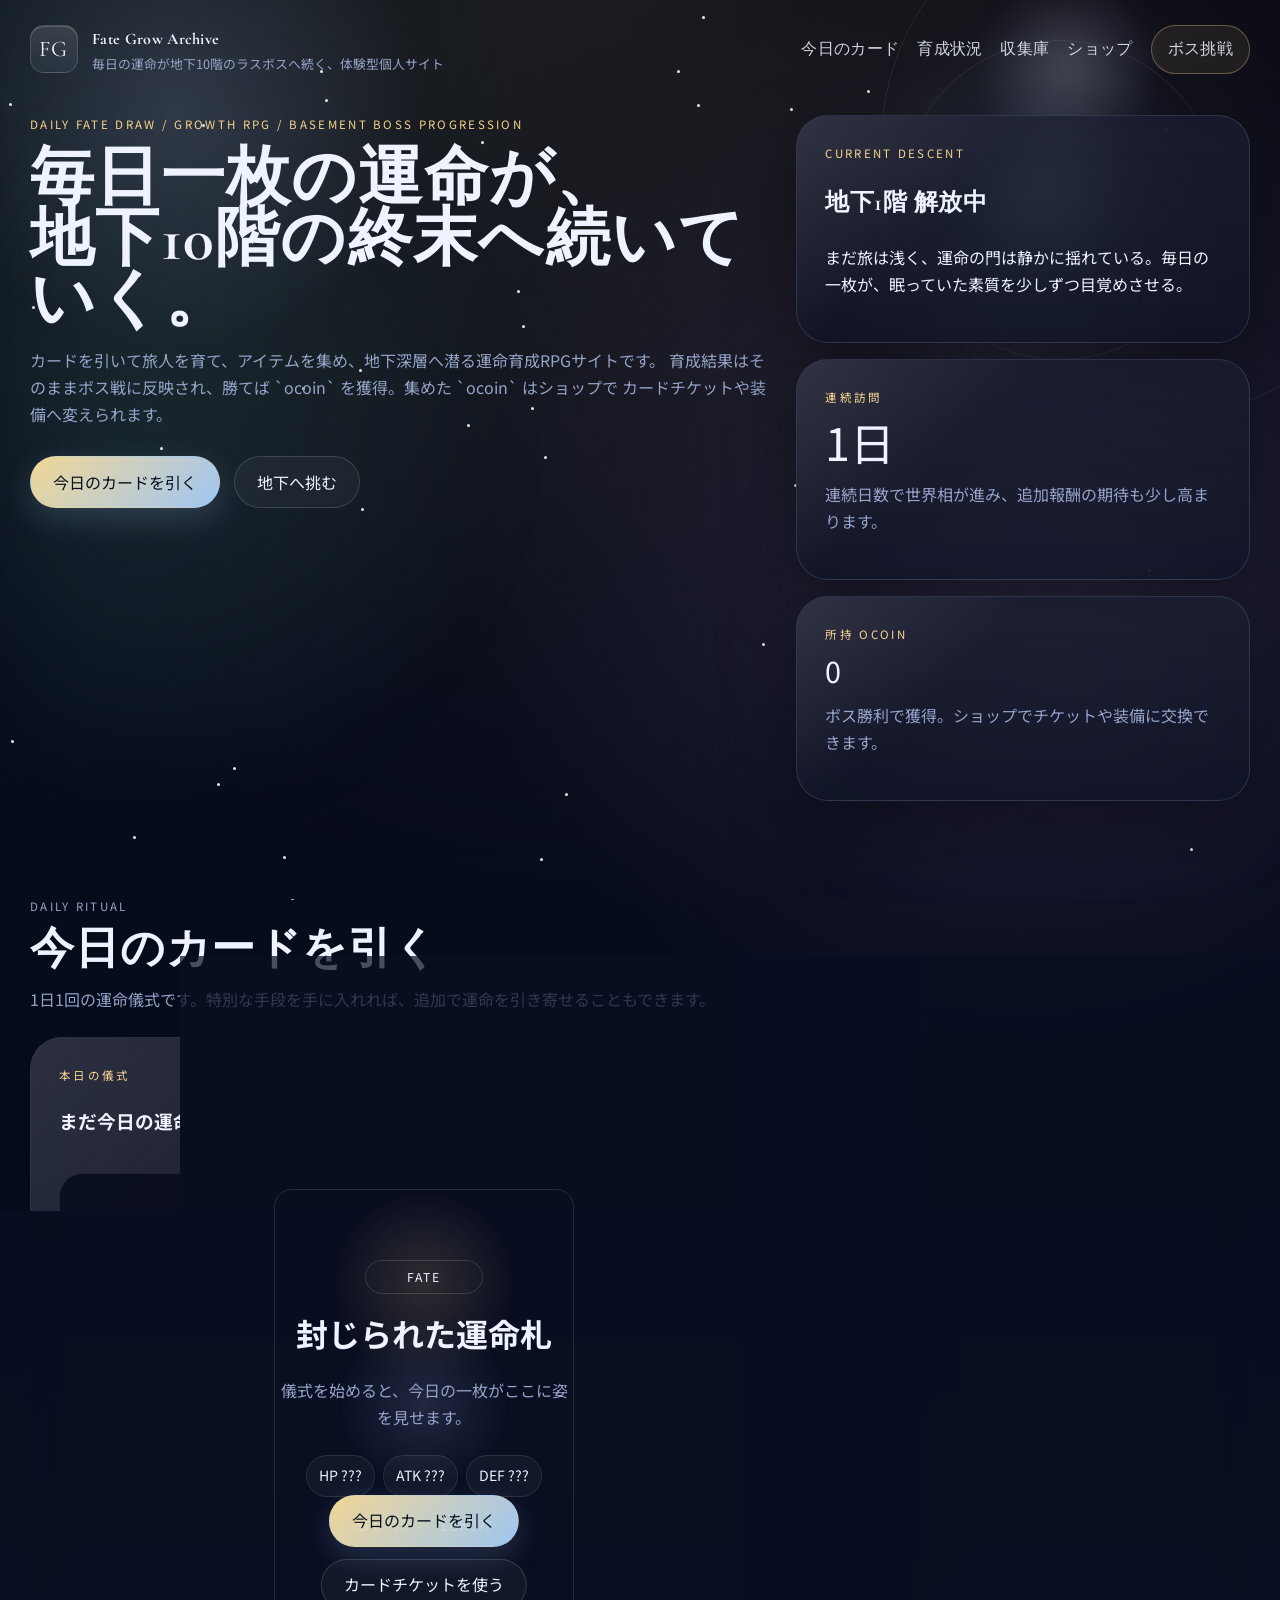
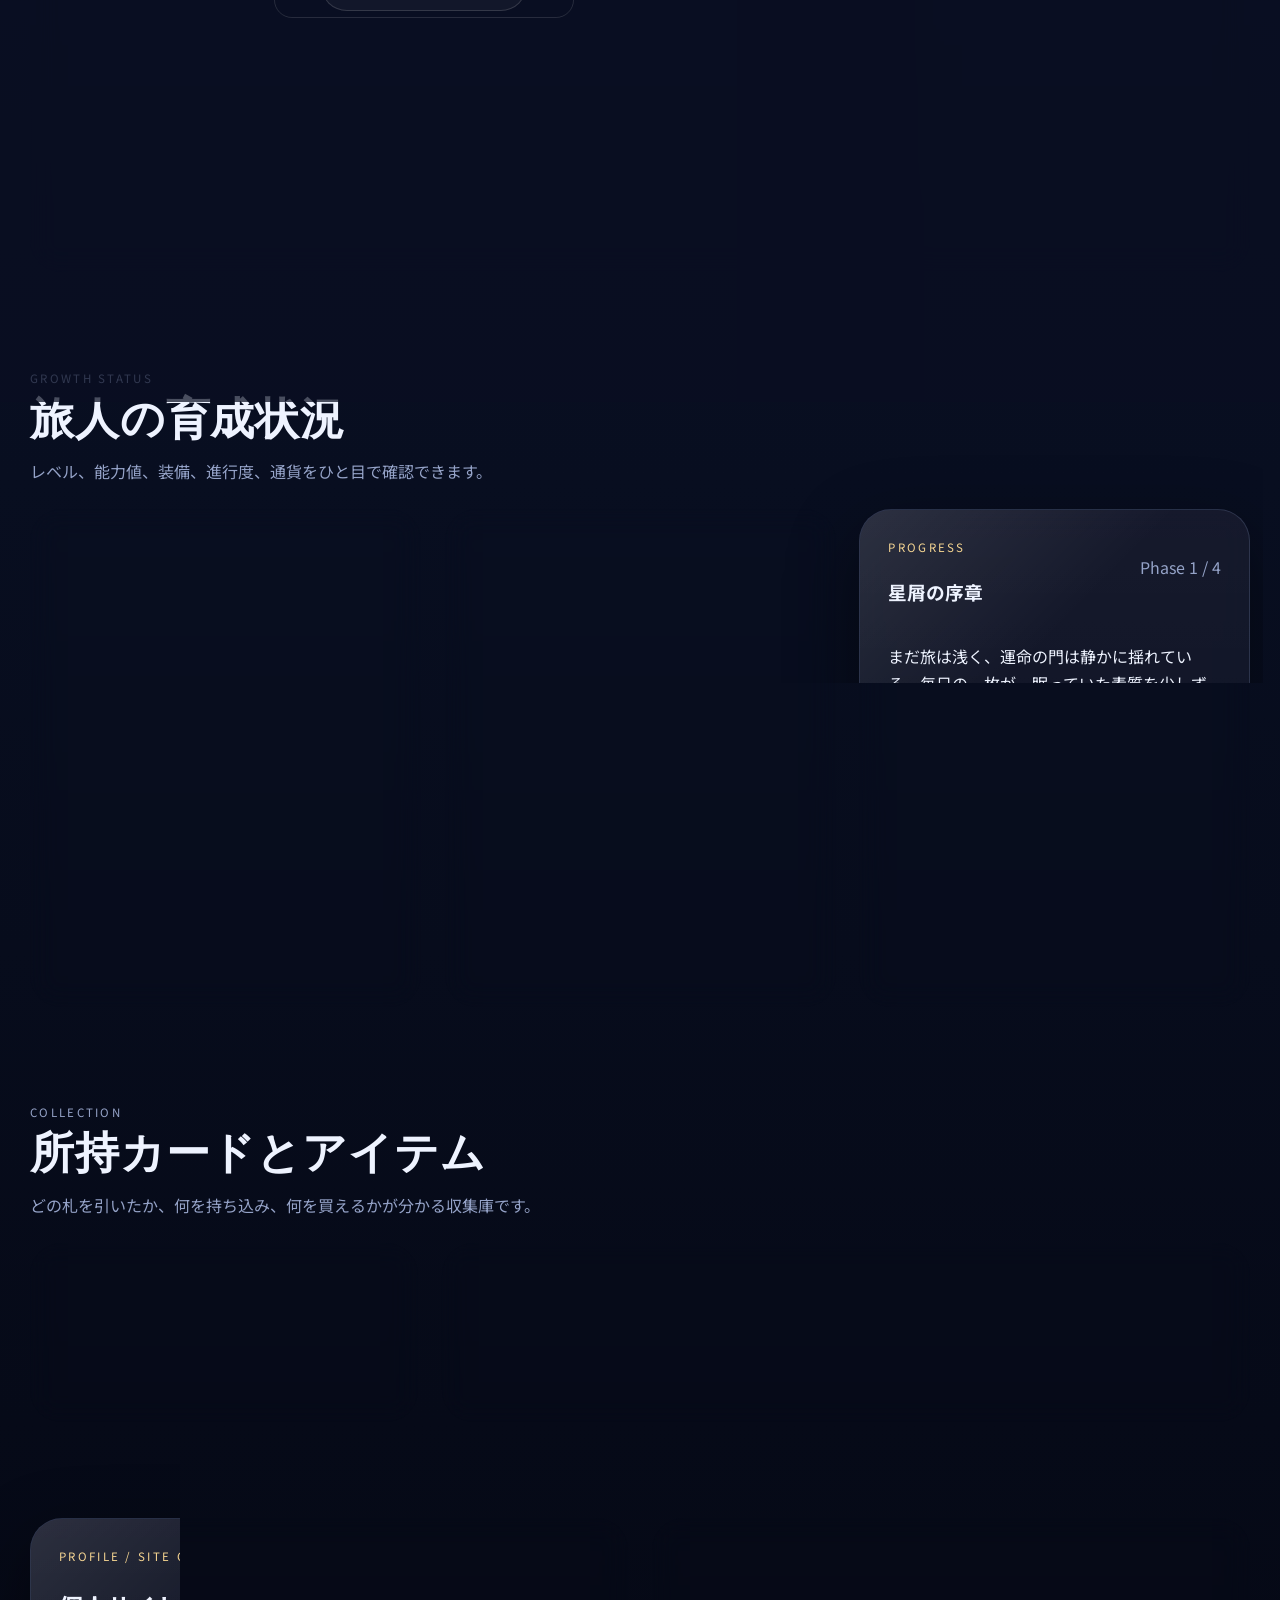
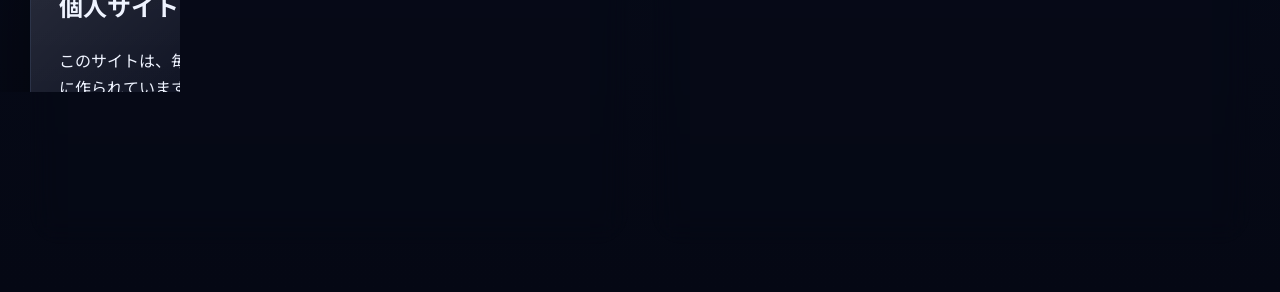
<file: index.html>
<!DOCTYPE html>
<html lang="ja">
<head>
  <meta charset="UTF-8">
  <meta name="viewport" content="width=device-width, initial-scale=1.0">
  <meta name="description" content="毎日カードを引いて育成し、地下深層のボスへ挑む運命育成RPGサイト。">
  <title>運命育成録 | Fate Grow Archive</title>
  <link rel="preconnect" href="https://fonts.googleapis.com">
  <link rel="preconnect" href="https://fonts.gstatic.com" crossorigin>
  <link href="https://fonts.googleapis.com/css2?family=Cormorant+Garamond:wght@500;600;700&family=Noto+Sans+JP:wght@400;500;700;900&display=swap" rel="stylesheet">
  <link rel="stylesheet" href="style.css">
</head>
<body class="page-home">
  <div class="cosmos" aria-hidden="true">
    <div class="cosmos-gradient"></div>
    <div class="moon-orbit moon-orbit-a"></div>
    <div class="moon-orbit moon-orbit-b"></div>
    <div class="aurora aurora-a"></div>
    <div class="aurora aurora-b"></div>
    <div class="particle-field" id="particleField"></div>
  </div>

  <header class="site-header shell">
    <a class="brand" href="#top">
      <span class="brand-mark">FG</span>
      <span>
        <strong>Fate Grow Archive</strong>
        <small>毎日の運命が地下10階のラスボスへ続く、体験型個人サイト</small>
      </span>
    </a>
    <nav class="site-nav" aria-label="メインナビゲーション">
      <a href="#ritual">今日のカード</a>
      <a href="#status">育成状況</a>
      <a href="#collection">収集庫</a>
      <a href="shop.html">ショップ</a>
      <a class="nav-boss-link" href="boss.html">ボス挑戦</a>
    </nav>
  </header>

  <main id="top">
    <section class="hero shell section">
      <div class="hero-copy">
        <p class="eyebrow">Daily Fate Draw / Growth RPG / Basement Boss Progression</p>
        <h1>毎日一枚の運命が、<br>地下10階の終末へ続いていく。</h1>
        <p class="hero-lead">
          カードを引いて旅人を育て、アイテムを集め、地下深層へ潜る運命育成RPGサイトです。
          育成結果はそのままボス戦に反映され、勝てば `ocoin` を獲得。集めた `ocoin` はショップで
          カードチケットや装備へ変えられます。
        </p>
        <div class="hero-actions">
          <a class="button button-primary" href="#ritual">今日のカードを引く</a>
          <a class="button button-secondary" href="boss.html">地下へ挑む</a>
        </div>
      </div>

      <aside class="hero-panels">
        <article class="glass panel phase-panel">
          <p class="panel-label">Current Descent</p>
          <h2 id="currentFloorLabel">地下1階 解放中</h2>
          <p id="worldPhaseDescription">最初の門番が待っています。毎日の一枚で旅人を深層仕様へ育ててください。</p>
        </article>
        <article class="glass panel small-panel">
          <p class="panel-label">連続訪問</p>
          <p class="metric"><span id="streakDays">0</span>日</p>
          <p class="panel-note">連続日数で世界相が進み、追加報酬の期待も少し高まります。</p>
        </article>
        <article class="glass panel small-panel">
          <p class="panel-label">所持 ocoin</p>
          <p class="metric metric-sub"><span id="ocoinValue">0</span></p>
          <p class="panel-note">ボス勝利で獲得。ショップでチケットや装備に交換できます。</p>
        </article>
      </aside>
    </section>

    <section class="shell section" id="ritual">
      <div class="section-heading">
        <p class="eyebrow">Daily Ritual</p>
        <h2>今日のカードを引く</h2>
        <p>1日1回の運命儀式です。特別な手段を手に入れれば、追加で運命を引き寄せることもできます。</p>
      </div>

      <div class="ritual-layout">
        <article class="glass ritual-stage">
          <div class="ritual-header">
            <div>
              <p class="panel-label" id="ritualTrigger">本日の儀式</p>
              <h3 id="drawStatusTitle">まだ今日の運命は開かれていません。</h3>
            </div>
            <p class="ritual-date" id="todayDate"></p>
          </div>

          <div class="card-vault">
            <div class="vault-halo"></div>
            <div class="draw-card is-idle" id="drawCard">
              <div class="draw-card-face">
                <p class="card-rarity" id="drawRarity">FATE</p>
                <h3 id="drawName">封じられた運命札</h3>
                <p class="card-copy" id="drawDescription">儀式を始めると、今日の一枚がここに姿を見せます。</p>
                <div class="stat-echo" id="statEcho">
                  <span>HP ???</span>
                  <span>ATK ???</span>
                  <span>DEF ???</span>
                  <span>SPD ???</span>
                  <span>LUK ???</span>
                </div>
              </div>
            </div>
            <div class="draw-actions">
              <button class="button button-primary" id="drawButton" type="button">今日のカードを引く</button>
              <button class="button button-secondary" id="ticketButton" type="button">カードチケットを使う</button>
            </div>
          </div>

          <div class="result-box" aria-live="polite">
            <p class="result-tag" id="resultTag">Awaiting Fate</p>
            <h3 id="resultHeadline">カードを引くと、ここに成長結果が表示されます。</h3>
            <div class="delta-list" id="resultEffects"></div>
            <p class="result-item" id="resultItem">アイテム報酬はまだありません。</p>
          </div>
        </article>

        <aside class="glass ritual-info">
          <div class="info-block">
            <p class="panel-label">レア度</p>
            <ul class="rarity-guide">
              <li><span class="rarity-dot common"></span>Common: 小幅成長</li>
              <li><span class="rarity-dot rare"></span>Rare: 中幅成長</li>
              <li><span class="rarity-dot epic"></span>Epic: 大幅成長</li>
              <li><span class="rarity-dot legendary"></span>Legendary: 特別演出と大幅成長</li>
            </ul>
          </div>
          <div class="info-block">
            <p class="panel-label">世界進行</p>
            <p id="worldProgressText">カード累計とレベルで世界相が進み、地下深層へ近づきます。</p>
          </div>
          <div class="info-block">
            <p class="panel-label">次のボス</p>
            <p id="bossAdvice">地下1階の門番に備え、まずはレベルと防具を整えましょう。</p>
          </div>
        </aside>
      </div>
    </section>

    <section class="shell section" id="status">
      <div class="section-heading">
        <p class="eyebrow">Growth Status</p>
        <h2>旅人の育成状況</h2>
        <p>レベル、能力値、装備、進行度、通貨をひと目で確認できます。</p>
      </div>

      <div class="dashboard-grid">
        <article class="glass level-panel">
          <div class="level-head">
            <div>
              <p class="panel-label">Traveler</p>
              <h3 id="playerTitle">月下の新人</h3>
              <p class="subtle" id="playerName">星詠みの旅人</p>
            </div>
            <div class="level-orb">
              <span>Lv</span>
              <strong id="playerLevel">1</strong>
            </div>
          </div>
          <div class="xp-panel">
            <div class="xp-track"><span class="xp-fill" id="xpFill"></span></div>
            <div class="xp-row">
              <span id="xpValue">0 EXP</span>
              <span id="xpNext">次のLvまで 12</span>
            </div>
          </div>
          <div class="status-mini-grid">
            <div>
              <span>総成長量</span>
              <strong id="totalGrowth">0</strong>
            </div>
            <div>
              <span>累計訪問</span>
              <strong id="totalVisits">0日</strong>
            </div>
            <div>
              <span>連続訪問</span>
              <strong id="visitStreak">0日</strong>
            </div>
            <div>
              <span>討伐状況</span>
              <strong id="bossStatus">未踏破</strong>
            </div>
          </div>
        </article>

        <article class="glass stats-panel">
          <div class="panel-heading-row">
            <div>
              <p class="panel-label">Current Stats</p>
              <h3>現在ステータス</h3>
            </div>
            <p class="subtle">装備補正込みの値を表示</p>
          </div>
          <div class="stats-list" id="statsList"></div>
        </article>

        <article class="glass world-panel">
          <div class="panel-heading-row">
            <div>
              <p class="panel-label">Progress</p>
              <h3 id="phaseName">星屑の序章</h3>
            </div>
            <p class="subtle" id="phaseIndex">Phase 1 / 4</p>
          </div>
          <p id="phaseDetail">地下深層へ潜るための世界相と進行度を示します。</p>
          <div class="phase-track"><span id="phaseFill"></span></div>
          <div class="status-mini-grid compact">
            <div>
              <span>累計カード</span>
              <strong id="totalCards">0枚</strong>
            </div>
            <div>
              <span>コレクション率</span>
              <strong id="collectionRate">0%</strong>
            </div>
            <div>
              <span>装備 武器</span>
              <strong id="weaponLevel">0</strong>
            </div>
            <div>
              <span>装備 防具</span>
              <strong id="armorLevel">0</strong>
            </div>
          </div>
        </article>
      </div>
    </section>

    <section class="shell section" id="collection">
      <div class="section-heading">
        <p class="eyebrow">Collection</p>
        <h2>所持カードとアイテム</h2>
        <p>どの札を引いたか、何を持ち込み、何を買えるかが分かる収集庫です。</p>
      </div>

      <div class="collection-layout">
        <article class="glass inventory-panel">
          <div class="panel-heading-row">
            <div>
              <p class="panel-label">Items</p>
              <h3>所持アイテム</h3>
            </div>
            <p class="subtle">チケットもここに含まれます</p>
          </div>
          <div class="inventory-list" id="inventoryList"></div>
        </article>

        <article class="glass card-panel">
          <div class="panel-heading-row">
            <div>
              <p class="panel-label">Card Archive</p>
              <h3>カードコレクション</h3>
            </div>
            <p class="subtle" id="collectionMeta">0 / 32</p>
          </div>
          <div class="card-grid" id="cardCollection"></div>
        </article>
      </div>
    </section>

    <section class="shell section" id="about">
      <div class="about-layout">
        <article class="glass profile-panel">
          <p class="panel-label">Profile / Site Concept</p>
          <h2>個人サイトを、継続で遊べる地下探索RPGへ。</h2>
          <p>
            このサイトは、毎日の小さなアクセスをひとつの記録と攻略に変えるために作られています。
            カード、ショップ、装備、地下階層ボスを通じて、個人ホームページでありながら遊び続ける理由を持たせています。
          </p>
          <p>
            地下1階から始まり、勝てば次の階へ。最後は地下10階のラスボスです。
            日々の蓄積が、そのまま最後の戦いの準備になります。
          </p>
        </article>

        <article class="glass boss-cta-panel">
          <p class="panel-label">Descent</p>
          <h2>現在の階層へ潜る。</h2>
          <p id="bossProgressSummary">
            地下1階が開放中です。旅人を整えたら、深層の門を押し開いてください。
          </p>
          <a class="button button-primary button-wide" href="boss.html">ボスに挑戦する</a>
          <a class="button button-secondary button-wide" href="shop.html">深層商店へ向かう</a>
        </article>
      </div>
    </section>
  </main>

  <div class="toast" id="toast" aria-live="polite"></div>

  <script src="data.js"></script>
  <script src="script.js"></script>
</body>
</html>
</file>
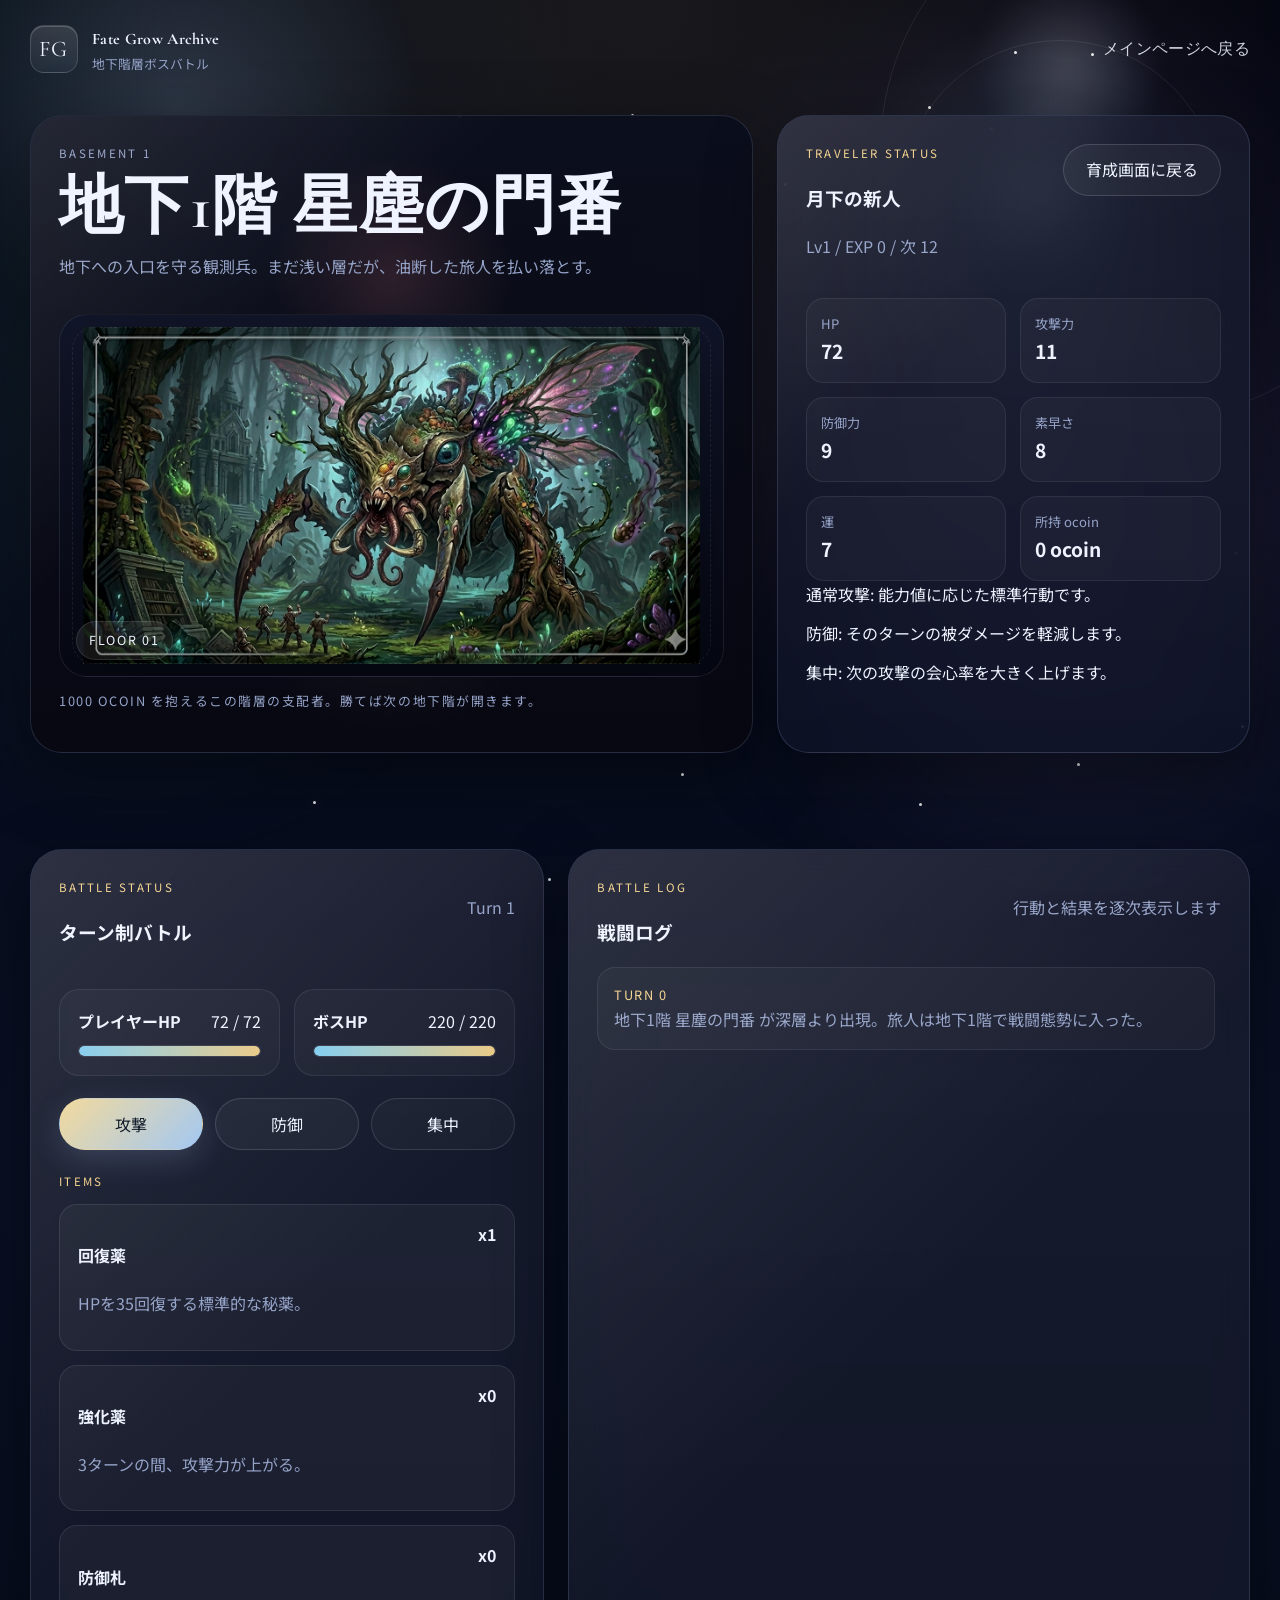
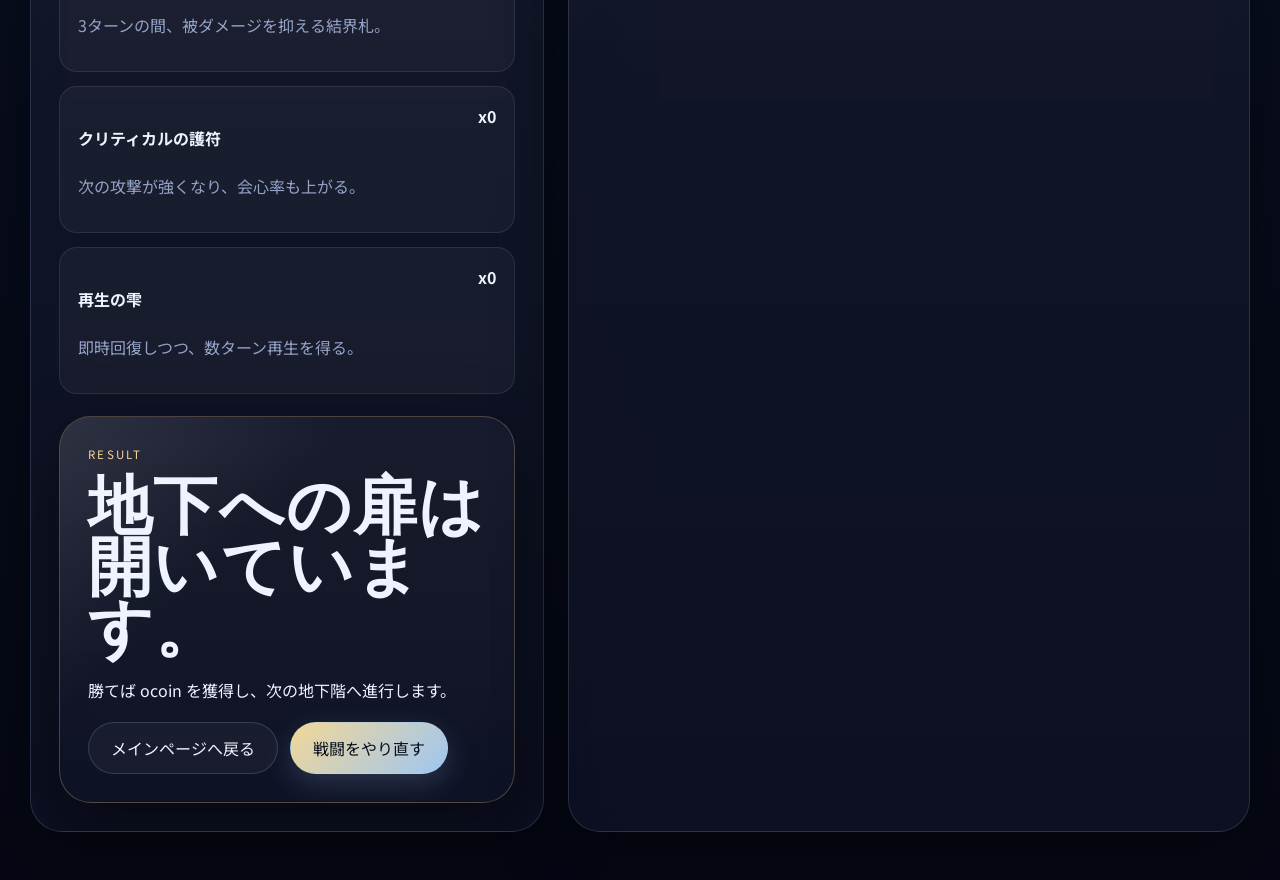
<file: boss.html>
<!DOCTYPE html>
<html lang="ja">
<head>
  <meta charset="UTF-8">
  <meta name="viewport" content="width=device-width, initial-scale=1.0">
  <meta name="description" content="育成した旅人で地下階層ボスに挑むターン制バトルページ。">
  <title>ボスバトル | Fate Grow Archive</title>
  <link rel="preconnect" href="https://fonts.googleapis.com">
  <link rel="preconnect" href="https://fonts.gstatic.com" crossorigin>
  <link href="https://fonts.googleapis.com/css2?family=Cormorant+Garamond:wght@500;600;700&family=Noto+Sans+JP:wght@400;500;700;900&display=swap" rel="stylesheet">
  <link rel="stylesheet" href="style.css">
</head>
<body class="page-boss">
  <div class="cosmos" aria-hidden="true">
    <div class="cosmos-gradient"></div>
    <div class="moon-orbit moon-orbit-a"></div>
    <div class="moon-orbit moon-orbit-b"></div>
    <div class="aurora aurora-a"></div>
    <div class="aurora aurora-b"></div>
    <div class="particle-field" id="particleField"></div>
  </div>

  <header class="site-header shell">
    <a class="brand" href="index.html">
      <span class="brand-mark">FG</span>
      <span>
        <strong>Fate Grow Archive</strong>
        <small>地下階層ボスバトル</small>
      </span>
    </a>
    <nav class="site-nav" aria-label="ページ遷移">
      <a href="index.html">メインページへ戻る</a>
    </nav>
  </header>

  <main>
    <section class="shell section boss-hero">
      <article class="glass boss-figure">
        <p class="eyebrow" id="bossFloorTag">Basement 1</p>
        <h2 id="bossName">地下1階 星塵の門番</h2>
        <p id="bossDescription">地下への入口を守る観測兵。まだ浅い層だが、油断した旅人を払い落とします。</p>
        <div class="boss-visual" id="bossVisual">
          <img class="boss-visual-image" id="bossVisualImage" src="Content/%E3%83%9C%E3%82%B91.png" alt="ボス画像">
          <span class="boss-visual-label" id="bossVisualLabel">FLOOR 01</span>
        </div>
        <p class="boss-note" id="bossImageNote">地下の奥へ進むほど、敵は重く、速く、危険になります。</p>
      </article>

      <article class="glass boss-state">
        <div class="status-head">
          <div>
            <p class="panel-label">Traveler Status</p>
            <h3 id="playerBattleTitle">月下の新人</h3>
            <p class="subtle" id="playerBattleLevel">Lv1</p>
          </div>
          <a class="button button-secondary" href="index.html">育成画面に戻る</a>
        </div>

        <div class="status-mini-grid">
          <div><span>HP</span><strong id="playerStatHp">0</strong></div>
          <div><span>攻撃力</span><strong id="playerStatAttack">0</strong></div>
          <div><span>防御力</span><strong id="playerStatDefense">0</strong></div>
          <div><span>素早さ</span><strong id="playerStatSpeed">0</strong></div>
          <div><span>運</span><strong id="playerStatLuck">0</strong></div>
          <div><span>所持 ocoin</span><strong id="coinTotal">0</strong></div>
        </div>

        <ul class="battle-info-list">
          <li>通常攻撃: 能力値に応じた標準行動です。</li>
          <li>防御: そのターンの被ダメージを軽減します。</li>
          <li>集中: 次の攻撃の会心率を大きく上げます。</li>
        </ul>
      </article>
    </section>

    <section class="shell section battle-layout">
      <article class="glass battle-control-panel">
        <div class="battle-head">
          <div>
            <p class="panel-label">Battle Status</p>
            <h3>ターン制バトル</h3>
          </div>
          <p class="subtle" id="turnLabel">Turn 1</p>
        </div>

        <div class="battle-gauges">
          <div class="gauge-card">
            <div class="gauge-value"><strong>プレイヤーHP</strong><span id="playerHpValue">0 / 0</span></div>
            <div class="gauge-track"><span class="gauge-fill" id="playerHpFill"></span></div>
          </div>
          <div class="gauge-card">
            <div class="gauge-value"><strong>ボスHP</strong><span id="bossHpValue">0 / 0</span></div>
            <div class="gauge-track"><span class="gauge-fill" id="bossHpFill"></span></div>
          </div>
        </div>

        <div class="battle-actions">
          <button class="button button-primary" id="attackButton" type="button">攻撃</button>
          <button class="button button-secondary" id="guardButton" type="button">防御</button>
          <button class="button button-ghost" id="focusButton" type="button">集中</button>
        </div>

        <div>
          <p class="panel-label">Items</p>
          <div class="battle-items" id="battleItems"></div>
        </div>

        <div class="glass battle-announcement" id="battleAnnouncement">
          <p class="panel-label">Result</p>
          <h2 id="announcementTitle">地下への扉は開いています。</h2>
          <p id="announcementText">行動を選ぶと戦闘が始まります。勝てば ocoin を得て、次の階層が解放されます。</p>
          <div class="result-actions">
            <a class="button button-secondary" href="index.html">メインページへ戻る</a>
            <button class="button button-primary" id="restartButton" type="button">戦闘をやり直す</button>
          </div>
        </div>
      </article>

      <article class="glass battle-log-panel">
        <div class="panel-heading-row">
          <div>
            <p class="panel-label">Battle Log</p>
            <h3>戦闘ログ</h3>
          </div>
          <p class="subtle">行動と結果を逐次表示します</p>
        </div>
        <div class="battle-log" id="battleLog"></div>
      </article>
    </section>
  </main>

  <script src="data.js"></script>
  <script src="boss.js"></script>
</body>
</html>
</file>
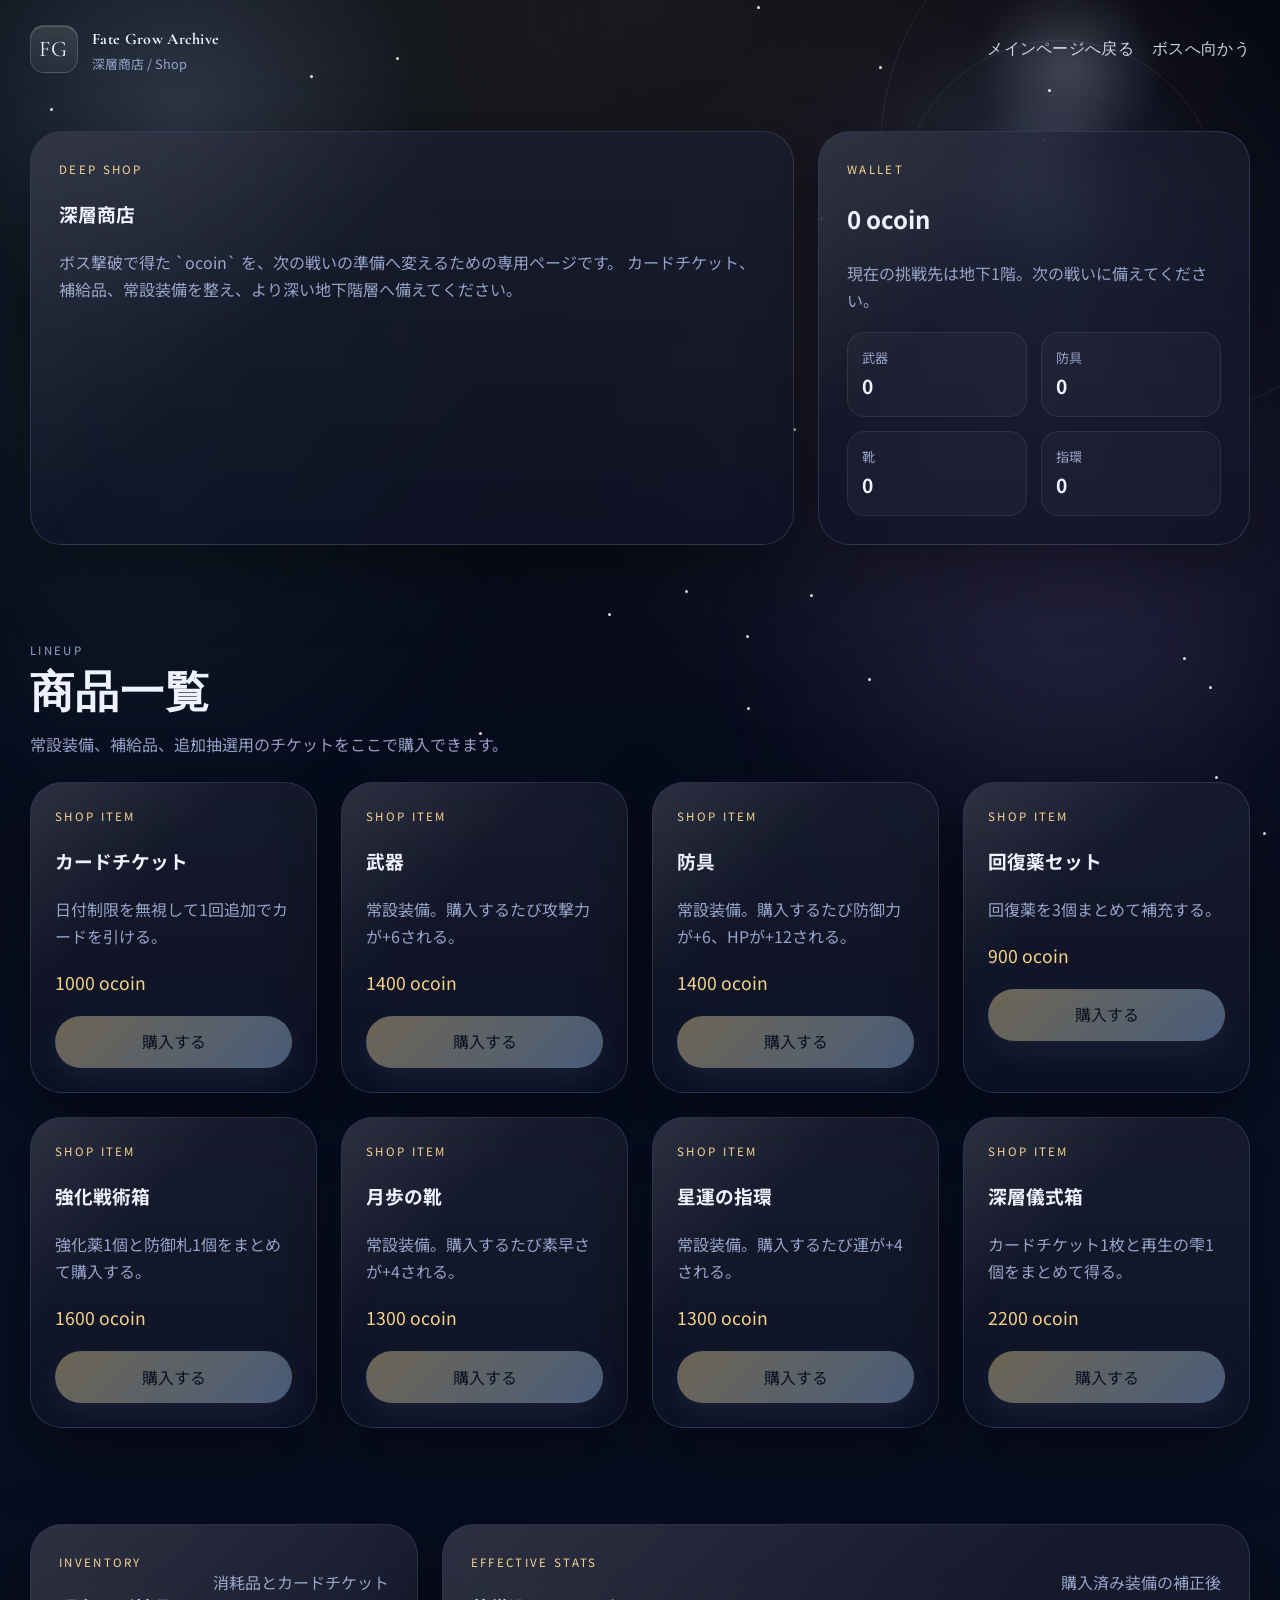
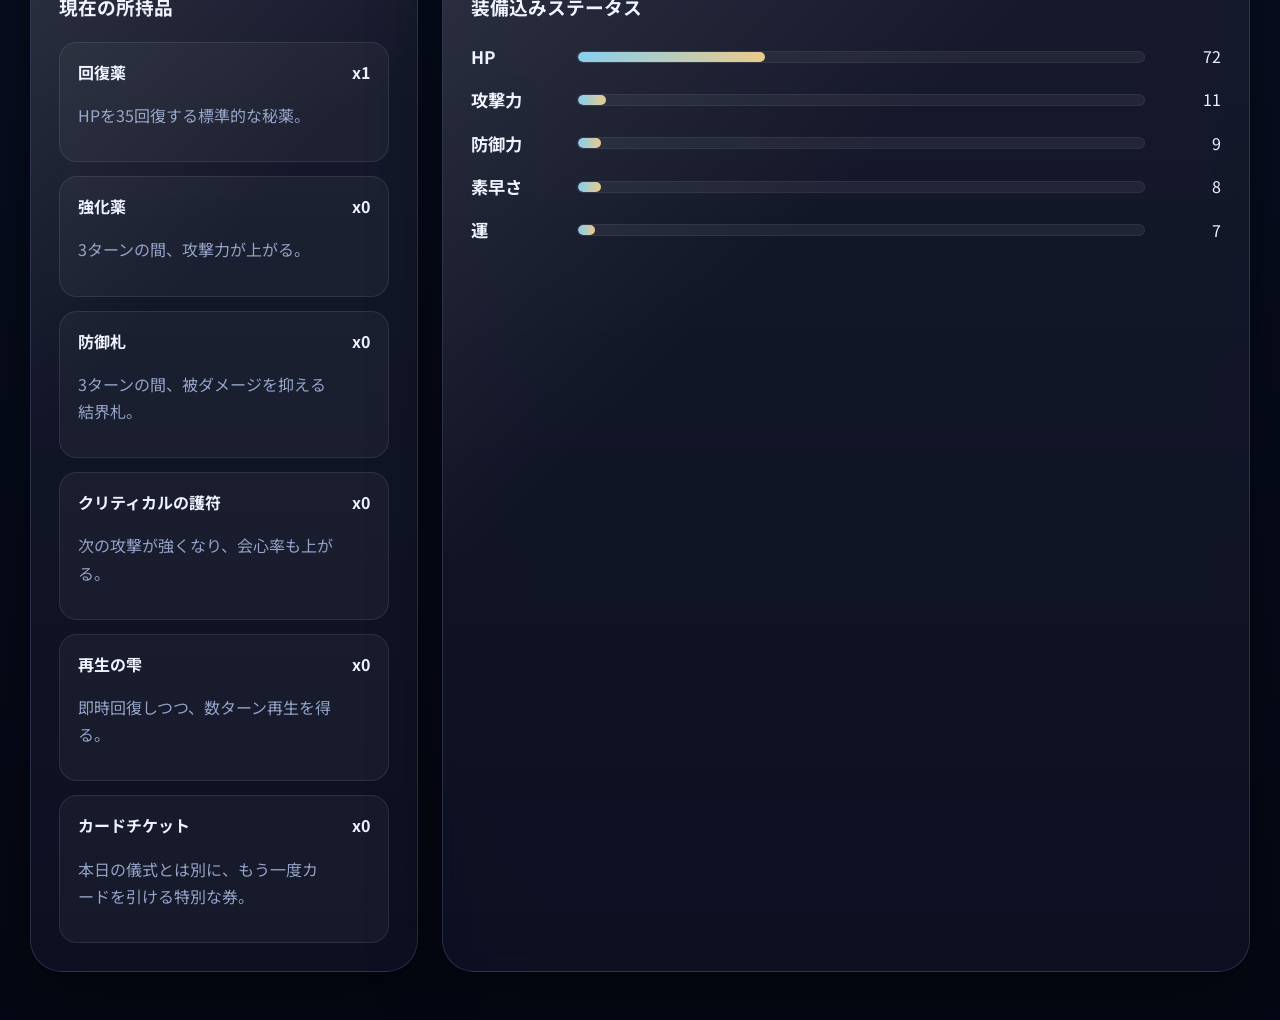
<file: shop.html>
<!DOCTYPE html>
<html lang="ja">
<head>
  <meta charset="UTF-8">
  <meta name="viewport" content="width=device-width, initial-scale=1.0">
  <meta name="description" content="ocoinで装備やチケット、補給品を購入できる深層商店。">
  <title>深層商店 | Fate Grow Archive</title>
  <link rel="preconnect" href="https://fonts.googleapis.com">
  <link rel="preconnect" href="https://fonts.gstatic.com" crossorigin>
  <link href="https://fonts.googleapis.com/css2?family=Cormorant+Garamond:wght@500;600;700&family=Noto+Sans+JP:wght@400;500;700;900&display=swap" rel="stylesheet">
  <link rel="stylesheet" href="style.css">
</head>
<body class="page-shop">
  <div class="cosmos" aria-hidden="true">
    <div class="cosmos-gradient"></div>
    <div class="moon-orbit moon-orbit-a"></div>
    <div class="moon-orbit moon-orbit-b"></div>
    <div class="aurora aurora-a"></div>
    <div class="aurora aurora-b"></div>
    <div class="particle-field" id="particleField"></div>
  </div>

  <header class="site-header shell">
    <a class="brand" href="index.html">
      <span class="brand-mark">FG</span>
      <span>
        <strong>Fate Grow Archive</strong>
        <small>深層商店 / Shop</small>
      </span>
    </a>
    <nav class="site-nav" aria-label="ページ遷移">
      <a href="index.html">メインページへ戻る</a>
      <a href="boss.html">ボスへ向かう</a>
    </nav>
  </header>

  <main>
    <section class="shell section shop-hero">
      <article class="glass shop-hero-card">
        <p class="eyebrow">Deep Shop</p>
        <h1>深層商店</h1>
        <p class="hero-lead">
          ボス撃破で得た `ocoin` を、次の戦いの準備へ変えるための専用ページです。
          カードチケット、補給品、常設装備を整え、より深い地下階層へ備えてください。
        </p>
      </article>

      <article class="glass wallet-panel">
        <p class="panel-label">Wallet</p>
        <h2><span id="walletCoin">0</span> ocoin</h2>
        <p class="panel-note" id="shopFloorHint">現在は地下1階の攻略準備段階です。</p>
        <div class="status-mini-grid compact">
          <div>
            <span>武器</span>
            <strong id="walletWeapon">0</strong>
          </div>
          <div>
            <span>防具</span>
            <strong id="walletArmor">0</strong>
          </div>
          <div>
            <span>靴</span>
            <strong id="walletBoots">0</strong>
          </div>
          <div>
            <span>指環</span>
            <strong id="walletCharm">0</strong>
          </div>
        </div>
      </article>
    </section>

    <section class="shell section">
      <div class="section-heading">
        <p class="eyebrow">Lineup</p>
        <h2>商品一覧</h2>
        <p>常設装備、補給品、追加抽選用のチケットをここで購入できます。</p>
      </div>
      <div class="shop-grid shop-grid-wide" id="shopGrid"></div>
    </section>

    <section class="shell section">
      <div class="collection-layout">
        <article class="glass inventory-panel">
          <div class="panel-heading-row">
            <div>
              <p class="panel-label">Inventory</p>
              <h3>現在の所持品</h3>
            </div>
            <p class="subtle">消耗品とカードチケット</p>
          </div>
          <div class="inventory-list" id="inventoryList"></div>
        </article>

        <article class="glass stats-panel">
          <div class="panel-heading-row">
            <div>
              <p class="panel-label">Effective Stats</p>
              <h3>装備込みステータス</h3>
            </div>
            <p class="subtle">購入済み装備の補正後</p>
          </div>
          <div class="stats-list" id="statsList"></div>
        </article>
      </div>
    </section>
  </main>

  <div class="toast" id="toast" aria-live="polite"></div>

  <script src="data.js"></script>
  <script src="shop.js"></script>
</body>
</html>
</file>
<file: style.css>
:root {
  --bg: #050816;
  --bg-alt: #0b1024;
  --panel: rgba(10, 15, 34, 0.72);
  --panel-strong: rgba(9, 13, 30, 0.86);
  --line: rgba(180, 205, 255, 0.16);
  --line-strong: rgba(212, 229, 255, 0.3);
  --text: #eef3ff;
  --muted: #95a3c8;
  --moon: #b9c8ff;
  --star: #89daff;
  --gold: #f6d38b;
  --violet: #c9a3ff;
  --emerald: #7ce1d0;
  --danger: #ff8f97;
  --shadow: 0 24px 70px rgba(0, 0, 0, 0.44);
  --radius-xl: 32px;
  --radius-lg: 24px;
  --radius-md: 18px;
  --shell: 1220px;
}

*,
*::before,
*::after {
  box-sizing: border-box;
}

html {
  scroll-behavior: smooth;
}

body {
  margin: 0;
  color: var(--text);
  background:
    radial-gradient(circle at top left, rgba(124, 225, 208, 0.08), transparent 22%),
    radial-gradient(circle at 80% 15%, rgba(201, 163, 255, 0.13), transparent 18%),
    radial-gradient(circle at 50% 0%, rgba(246, 211, 139, 0.09), transparent 26%),
    linear-gradient(180deg, #040611 0%, #091024 46%, #050814 100%);
  font-family: "Noto Sans JP", sans-serif;
  line-height: 1.7;
  min-width: 320px;
  overflow-x: hidden;
}

body::before {
  content: "";
  position: fixed;
  inset: 0;
  background:
    linear-gradient(rgba(255, 255, 255, 0.025) 1px, transparent 1px),
    linear-gradient(90deg, rgba(255, 255, 255, 0.025) 1px, transparent 1px);
  background-size: 72px 72px;
  opacity: 0.22;
  mask-image: radial-gradient(circle at center, black 18%, transparent 90%);
  pointer-events: none;
  z-index: -1;
}

a {
  color: inherit;
  text-decoration: none;
}

button {
  font: inherit;
  color: inherit;
}

.shell {
  width: min(calc(100% - 32px), var(--shell));
  margin: 0 auto;
}

.section {
  padding: 48px 0;
}

.cosmos {
  position: fixed;
  inset: 0;
  overflow: hidden;
  pointer-events: none;
  z-index: -2;
}

.cosmos-gradient,
.moon-orbit,
.aurora,
.particle-field {
  position: absolute;
  inset: 0;
}

.cosmos-gradient {
  background:
    radial-gradient(circle at 14% 12%, rgba(185, 200, 255, 0.16), transparent 18%),
    radial-gradient(circle at 80% 24%, rgba(137, 218, 255, 0.13), transparent 16%);
}

.moon-orbit {
  inset: auto;
  border-radius: 999px;
  border: 1px solid rgba(255, 255, 255, 0.08);
}

.moon-orbit-a {
  width: 540px;
  height: 540px;
  top: -120px;
  right: -140px;
}

.moon-orbit-b {
  width: 320px;
  height: 320px;
  top: 40px;
  right: 60px;
}

.moon-orbit::before {
  content: "";
  position: absolute;
  width: 180px;
  height: 180px;
  border-radius: 50%;
  top: 18%;
  left: 18%;
  background: radial-gradient(circle, rgba(230, 237, 255, 0.22), rgba(185, 200, 255, 0.06) 55%, transparent 75%);
  filter: blur(10px);
}

.aurora {
  filter: blur(60px);
  opacity: 0.6;
}

.aurora-a {
  background: radial-gradient(circle at 10% 50%, rgba(124, 225, 208, 0.16), transparent 32%);
}

.aurora-b {
  background: radial-gradient(circle at 85% 70%, rgba(201, 163, 255, 0.16), transparent 28%);
}

.particle-field span {
  position: absolute;
  display: block;
  width: 3px;
  height: 3px;
  border-radius: 50%;
  background: rgba(255, 255, 255, 0.9);
  box-shadow: 0 0 14px rgba(255, 255, 255, 0.35);
  animation: pulse 6s ease-in-out infinite;
}

.site-header {
  display: flex;
  align-items: center;
  justify-content: space-between;
  gap: 24px;
  padding: 24px 0 8px;
}

.brand {
  display: inline-flex;
  align-items: center;
  gap: 14px;
}

.brand-mark {
  width: 48px;
  height: 48px;
  display: grid;
  place-items: center;
  border-radius: 14px;
  border: 1px solid rgba(255, 255, 255, 0.14);
  background: linear-gradient(180deg, rgba(255, 255, 255, 0.12), rgba(185, 200, 255, 0.06));
  font-family: "Cormorant Garamond", serif;
  font-size: 1.4rem;
  letter-spacing: 0.08em;
  box-shadow: inset 0 1px 0 rgba(255, 255, 255, 0.18);
}

.brand strong,
.site-nav a,
.hero h1,
.section-heading h2,
.panel h2,
.panel h3,
.boss-figure h2,
.battle-announcement h2 {
  font-family: "Cormorant Garamond", serif;
  letter-spacing: 0.02em;
}

.brand small {
  display: block;
  color: var(--muted);
  font-size: 0.8rem;
}

.site-nav {
  display: flex;
  gap: 18px;
  align-items: center;
  flex-wrap: wrap;
}

.site-nav a {
  color: rgba(238, 243, 255, 0.86);
  font-size: 1rem;
}

.nav-boss-link {
  padding: 10px 16px;
  border: 1px solid rgba(246, 211, 139, 0.32);
  border-radius: 999px;
  background: rgba(246, 211, 139, 0.08);
}

.hero {
  display: grid;
  grid-template-columns: minmax(0, 1.4fr) minmax(300px, 0.86fr);
  gap: 28px;
  align-items: stretch;
  padding-top: 32px;
}

.eyebrow,
.panel-label,
.result-tag,
.mini-caps {
  margin: 0 0 12px;
  text-transform: uppercase;
  letter-spacing: 0.2em;
  font-size: 0.72rem;
  color: var(--gold);
}

.hero h1,
.section-heading h2,
.boss-figure h2,
.battle-announcement h2 {
  margin: 0;
  font-size: clamp(2.7rem, 5vw, 5rem);
  line-height: 0.96;
}

.hero-lead,
.section-heading p,
.subtle,
.panel-note,
.card-copy,
.result-item,
.boss-figure p,
.log-entry {
  color: var(--muted);
}

.hero-actions {
  display: flex;
  gap: 14px;
  flex-wrap: wrap;
  margin-top: 28px;
}

.hero-panels {
  display: grid;
  gap: 16px;
}

.glass {
  position: relative;
  overflow: hidden;
  border: 1px solid var(--line);
  border-radius: var(--radius-xl);
  background:
    linear-gradient(180deg, rgba(255, 255, 255, 0.05), rgba(255, 255, 255, 0.015)),
    var(--panel);
  backdrop-filter: blur(14px);
  box-shadow: var(--shadow);
}

.glass::before {
  content: "";
  position: absolute;
  inset: 0;
  background: linear-gradient(135deg, rgba(255, 255, 255, 0.1), transparent 36%);
  pointer-events: none;
}

.panel,
.ritual-stage,
.ritual-info,
.level-panel,
.stats-panel,
.world-panel,
.inventory-panel,
.card-panel,
.profile-panel,
.boss-cta-panel,
.boss-figure,
.boss-state,
.battle-control-panel,
.battle-log-panel,
.battle-announcement {
  padding: 28px;
}

.metric {
  margin: 4px 0 8px;
  font-size: 2.8rem;
  line-height: 1;
}

.metric-sub {
  font-size: 1.8rem;
}

.button {
  display: inline-flex;
  justify-content: center;
  align-items: center;
  gap: 8px;
  min-height: 52px;
  padding: 0 22px;
  border: 1px solid transparent;
  border-radius: 999px;
  cursor: pointer;
  transition: transform 180ms ease, box-shadow 180ms ease, border-color 180ms ease, background 180ms ease;
}

.button:hover {
  transform: translateY(-1px);
}

.button-primary {
  background: linear-gradient(135deg, rgba(250, 223, 156, 0.96), rgba(168, 209, 255, 0.94));
  color: #07111f;
  box-shadow: 0 10px 30px rgba(169, 207, 255, 0.18);
}

.button-secondary {
  border-color: rgba(255, 255, 255, 0.14);
  background: rgba(255, 255, 255, 0.04);
}

.button-ghost {
  border-color: rgba(255, 255, 255, 0.12);
  background: rgba(255, 255, 255, 0.03);
}

.button-danger {
  background: linear-gradient(135deg, rgba(255, 166, 171, 0.95), rgba(246, 211, 139, 0.92));
  color: #180a11;
}

.button-wide {
  width: 100%;
}

.button:disabled {
  opacity: 0.42;
  cursor: not-allowed;
  transform: none;
}

.section-heading {
  margin-bottom: 24px;
}

.section-heading h2 {
  font-size: clamp(2rem, 3.4vw, 3.4rem);
  margin-bottom: 12px;
}

.ritual-layout,
.collection-layout,
.about-layout {
  display: grid;
  gap: 24px;
}

.ritual-layout {
  grid-template-columns: minmax(0, 1.2fr) minmax(280px, 0.62fr);
}

.ritual-header,
.panel-heading-row,
.level-head,
.battle-head,
.status-head {
  display: flex;
  justify-content: space-between;
  gap: 18px;
  align-items: flex-start;
}

.ritual-date {
  margin: 0;
  color: var(--gold);
}

.card-vault {
  position: relative;
  display: grid;
  place-items: center;
  min-height: 450px;
  margin-top: 18px;
  border-radius: var(--radius-lg);
  border: 1px solid rgba(255, 255, 255, 0.08);
  background:
    radial-gradient(circle at center, rgba(185, 200, 255, 0.12), transparent 36%),
    radial-gradient(circle at 50% 26%, rgba(246, 211, 139, 0.1), transparent 22%),
    rgba(8, 12, 28, 0.86);
}

.vault-halo {
  position: absolute;
  width: 320px;
  height: 320px;
  border-radius: 50%;
  background: radial-gradient(circle, rgba(201, 163, 255, 0.18), transparent 65%);
  filter: blur(12px);
}

.draw-card {
  position: relative;
  width: min(100%, 330px);
  aspect-ratio: 0.72;
  border-radius: 26px;
  border: 1px solid rgba(255, 255, 255, 0.14);
  background:
    linear-gradient(180deg, rgba(255, 255, 255, 0.08), rgba(255, 255, 255, 0.02)),
    linear-gradient(160deg, rgba(15, 21, 49, 0.92), rgba(7, 10, 23, 0.98));
  box-shadow: 0 30px 50px rgba(0, 0, 0, 0.38);
  display: flex;
  align-items: center;
  justify-content: center;
  padding: 18px;
  transform-style: preserve-3d;
}

.draw-card::before,
.draw-card::after {
  content: "";
  position: absolute;
  inset: 14px;
  border-radius: 18px;
}

.draw-card::before {
  border: 1px solid rgba(255, 255, 255, 0.12);
}

.draw-card::after {
  background:
    radial-gradient(circle at 50% 22%, rgba(246, 211, 139, 0.2), transparent 26%),
    radial-gradient(circle at 50% 50%, rgba(185, 200, 255, 0.18), transparent 34%);
  opacity: 0.8;
}

.draw-card-face {
  position: relative;
  z-index: 1;
  width: 100%;
  text-align: center;
}

.draw-card h3 {
  margin: 12px 0;
  font-size: 2rem;
}

.card-rarity {
  display: inline-flex;
  align-items: center;
  justify-content: center;
  min-width: 118px;
  padding: 6px 12px;
  margin: 0;
  border-radius: 999px;
  border: 1px solid rgba(255, 255, 255, 0.14);
  text-transform: uppercase;
  letter-spacing: 0.18em;
  font-size: 0.76rem;
}

.stat-echo {
  display: flex;
  flex-wrap: wrap;
  gap: 8px;
  justify-content: center;
  margin-top: 24px;
}

.stat-echo span,
.delta-pill {
  padding: 8px 12px;
  border-radius: 999px;
  border: 1px solid rgba(255, 255, 255, 0.1);
  background: rgba(255, 255, 255, 0.04);
  font-size: 0.88rem;
}

.draw-button {
  position: absolute;
  left: 50%;
  bottom: 22px;
  transform: translateX(-50%);
}

.draw-button:hover {
  transform: translateX(-50%) translateY(-1px);
}

.draw-actions {
  position: absolute;
  left: 50%;
  bottom: 22px;
  transform: translateX(-50%);
  display: flex;
  gap: 12px;
  flex-wrap: wrap;
  justify-content: center;
}

.draw-card.is-flipping {
  animation: flipReveal 1s ease;
}

.draw-card.legendary-flare {
  animation: flare 1.4s ease;
}

.draw-card.rarity-common {
  box-shadow: 0 30px 50px rgba(0, 0, 0, 0.38), 0 0 0 1px rgba(255, 255, 255, 0.03);
}

.draw-card.rarity-rare {
  box-shadow: 0 30px 50px rgba(0, 0, 0, 0.38), 0 0 32px rgba(137, 218, 255, 0.14);
}

.draw-card.rarity-epic {
  box-shadow: 0 30px 50px rgba(0, 0, 0, 0.38), 0 0 44px rgba(201, 163, 255, 0.22);
}

.draw-card.rarity-legendary {
  box-shadow: 0 30px 50px rgba(0, 0, 0, 0.38), 0 0 58px rgba(246, 211, 139, 0.28);
}

.result-box {
  margin-top: 18px;
  padding: 20px;
  border-radius: var(--radius-lg);
  border: 1px solid rgba(255, 255, 255, 0.08);
  background: rgba(255, 255, 255, 0.03);
}

.delta-list {
  display: flex;
  flex-wrap: wrap;
  gap: 10px;
  margin: 18px 0;
}

.rarity-guide,
.command-list,
.battle-info-list {
  margin: 0;
  padding: 0;
  list-style: none;
  display: grid;
  gap: 12px;
}

.rarity-dot {
  display: inline-block;
  width: 10px;
  height: 10px;
  border-radius: 50%;
  margin-right: 8px;
}

.common { background: #dce3ff; }
.rare { background: #8fe1ff; }
.epic { background: #cca7ff; }
.legendary { background: #ffd68d; }

.info-block + .info-block {
  margin-top: 20px;
}

.dashboard-grid {
  display: grid;
  grid-template-columns: repeat(3, minmax(0, 1fr));
  gap: 24px;
}

.level-orb {
  width: 98px;
  height: 98px;
  display: grid;
  place-items: center;
  border-radius: 50%;
  background:
    radial-gradient(circle, rgba(255, 255, 255, 0.13), transparent 62%),
    linear-gradient(180deg, rgba(185, 200, 255, 0.22), rgba(246, 211, 139, 0.12));
  border: 1px solid rgba(255, 255, 255, 0.12);
  text-align: center;
}

.level-orb span {
  font-size: 0.74rem;
  letter-spacing: 0.18em;
  text-transform: uppercase;
}

.level-orb strong {
  display: block;
  font-size: 2.3rem;
  line-height: 1;
}

.xp-panel {
  margin-top: 20px;
}

.xp-track,
.phase-track,
.gauge-track {
  width: 100%;
  height: 12px;
  overflow: hidden;
  border-radius: 999px;
  background: rgba(255, 255, 255, 0.06);
  border: 1px solid rgba(255, 255, 255, 0.06);
}

.xp-fill,
.phase-track span,
.gauge-fill {
  display: block;
  height: 100%;
  border-radius: inherit;
  background: linear-gradient(90deg, rgba(137, 218, 255, 0.92), rgba(246, 211, 139, 0.94));
}

.xp-row,
.status-mini-grid,
.status-grid,
.battle-gauges {
  display: grid;
  gap: 14px;
}

.xp-row {
  margin-top: 10px;
  grid-template-columns: repeat(2, minmax(0, 1fr));
}

.status-mini-grid {
  margin-top: 22px;
  grid-template-columns: repeat(2, minmax(0, 1fr));
}

.status-mini-grid.compact {
  margin-top: 18px;
}

.status-mini-grid div,
.status-grid div {
  padding: 14px;
  border-radius: 18px;
  border: 1px solid rgba(255, 255, 255, 0.08);
  background: rgba(255, 255, 255, 0.03);
}

.status-mini-grid span,
.status-grid span {
  display: block;
  color: var(--muted);
  font-size: 0.82rem;
}

.status-mini-grid strong,
.status-grid strong {
  font-size: 1.2rem;
}

.stats-list,
.inventory-list,
.battle-items,
.card-grid {
  display: grid;
  gap: 14px;
}

.stat-row {
  display: grid;
  grid-template-columns: 92px minmax(0, 1fr) 62px;
  gap: 14px;
  align-items: center;
}

.stat-row strong {
  font-size: 1.08rem;
}

.stat-row span:last-child {
  text-align: right;
}

.collection-layout {
  grid-template-columns: minmax(280px, 0.48fr) minmax(0, 1fr);
}

.shop-header {
  margin-bottom: 22px;
  padding: 22px 28px;
  display: flex;
  justify-content: space-between;
  gap: 20px;
  align-items: center;
}

.shop-grid {
  display: grid;
  grid-template-columns: repeat(3, minmax(0, 1fr));
  gap: 24px;
}

.shop-grid-wide {
  grid-template-columns: repeat(auto-fit, minmax(240px, 1fr));
}

.shop-card {
  padding: 24px;
}

.shop-price {
  margin: 18px 0;
  color: var(--gold);
  font-size: 1.1rem;
}

.inventory-item,
.battle-item-button {
  padding: 16px 18px;
  border-radius: 18px;
  border: 1px solid rgba(255, 255, 255, 0.09);
  background: rgba(255, 255, 255, 0.04);
}

.inventory-item h4,
.card-tile h4,
.boss-figure h2,
.battle-announcement h2 {
  margin: 0 0 8px;
}

.inventory-meta,
.card-meta,
.boss-note,
.log-turn {
  color: var(--gold);
  font-size: 0.8rem;
  letter-spacing: 0.12em;
  text-transform: uppercase;
}

.card-grid {
  grid-template-columns: repeat(auto-fill, minmax(180px, 1fr));
}

.card-tile {
  padding: 18px;
  min-height: 178px;
  border-radius: 22px;
  border: 1px solid rgba(255, 255, 255, 0.08);
  background:
    linear-gradient(180deg, rgba(255, 255, 255, 0.05), rgba(255, 255, 255, 0.02)),
    rgba(7, 11, 25, 0.9);
}

.card-tile.locked {
  opacity: 0.5;
  filter: saturate(0.45);
}

.card-tile.locked h4,
.card-tile.locked .card-copy {
  color: #7d89a7;
}

.about-layout {
  grid-template-columns: repeat(2, minmax(0, 1fr));
}

.toast {
  position: fixed;
  right: 20px;
  bottom: 20px;
  max-width: 320px;
  padding: 14px 18px;
  border-radius: 16px;
  border: 1px solid rgba(255, 255, 255, 0.12);
  background: rgba(10, 14, 30, 0.92);
  box-shadow: var(--shadow);
  opacity: 0;
  transform: translateY(18px);
  transition: opacity 180ms ease, transform 180ms ease;
  pointer-events: none;
}

.toast.is-visible {
  opacity: 1;
  transform: translateY(0);
}

.page-boss .site-header {
  padding-bottom: 18px;
}

.shop-hero {
  display: grid;
  grid-template-columns: minmax(0, 1.15fr) minmax(320px, 0.65fr);
  gap: 24px;
  align-items: stretch;
}

.shop-hero-card,
.wallet-panel {
  padding: 28px;
}

.boss-hero {
  display: grid;
  grid-template-columns: minmax(0, 1.1fr) minmax(300px, 0.72fr);
  gap: 24px;
  align-items: stretch;
  padding-top: 22px;
}

.boss-figure {
  min-height: 520px;
  background:
    radial-gradient(circle at 50% 25%, rgba(255, 143, 151, 0.14), transparent 20%),
    radial-gradient(circle at 50% 70%, rgba(246, 211, 139, 0.08), transparent 30%),
    linear-gradient(180deg, rgba(11, 14, 28, 0.92), rgba(7, 8, 18, 0.98));
}

.boss-visual {
  position: relative;
  width: min(100%, 720px);
  aspect-ratio: 11 / 6;
  margin: 34px auto 0;
  padding: 12px;
  border-radius: 28px;
  border: 1px solid rgba(255, 255, 255, 0.08);
  background:
    radial-gradient(circle at 50% 38%, rgba(255, 143, 151, 0.16), transparent 25%),
    linear-gradient(180deg, rgba(18, 22, 42, 0.98), rgba(6, 9, 20, 0.96));
  overflow: hidden;
  display: flex;
  align-items: center;
  justify-content: center;
}

.boss-visual-image {
  position: relative;
  z-index: 1;
  display: block;
  width: 100%;
  height: 100%;
  object-fit: contain;
  object-position: center;
  opacity: 0.96;
  filter: saturate(1.02) contrast(1.04) drop-shadow(0 18px 30px rgba(0, 0, 0, 0.28));
}

.boss-visual::before {
  content: "";
  position: absolute;
  inset: 12% 24% 14%;
  background: linear-gradient(180deg, rgba(255, 255, 255, 0.1), rgba(255, 143, 151, 0.08));
  clip-path: polygon(50% 0%, 72% 16%, 82% 40%, 74% 66%, 84% 100%, 50% 84%, 16% 100%, 26% 66%, 18% 40%, 28% 16%);
  filter: drop-shadow(0 0 24px rgba(255, 143, 151, 0.28));
  mix-blend-mode: screen;
  z-index: 0;
}

.boss-visual::after {
  content: "";
  position: absolute;
  inset: 12px;
  border: 1px dashed rgba(255, 255, 255, 0.08);
  border-radius: 22px;
  z-index: 2;
}

.boss-visual-label {
  position: absolute;
  left: 16px;
  bottom: 16px;
  padding: 8px 12px;
  border-radius: 999px;
  background: rgba(255, 255, 255, 0.08);
  border: 1px solid rgba(255, 255, 255, 0.1);
  font-size: 0.78rem;
  letter-spacing: 0.14em;
  z-index: 3;
}

.battle-layout {
  display: grid;
  grid-template-columns: minmax(0, 0.86fr) minmax(0, 1.14fr);
  gap: 24px;
}

.battle-control-panel {
  display: grid;
  gap: 22px;
}

.battle-actions {
  display: grid;
  grid-template-columns: repeat(3, minmax(0, 1fr));
  gap: 12px;
}

.battle-gauges {
  grid-template-columns: repeat(2, minmax(0, 1fr));
}

.gauge-card {
  padding: 18px;
  border-radius: 20px;
  border: 1px solid rgba(255, 255, 255, 0.08);
  background: rgba(255, 255, 255, 0.03);
}

.gauge-value {
  display: flex;
  justify-content: space-between;
  margin-bottom: 10px;
}

.battle-item-button {
  width: 100%;
  text-align: left;
  cursor: pointer;
}

.battle-log {
  display: grid;
  gap: 12px;
  max-height: 620px;
  overflow-y: auto;
  padding-right: 6px;
}

.log-entry {
  padding: 16px;
  border-radius: 18px;
  border: 1px solid rgba(255, 255, 255, 0.08);
  background: rgba(255, 255, 255, 0.03);
}

.battle-announcement {
  border-color: rgba(246, 211, 139, 0.26);
}

.announcement-win {
  box-shadow: 0 0 40px rgba(246, 211, 139, 0.12);
}

.reward-burst {
  background:
    radial-gradient(circle at 50% 18%, rgba(246, 211, 139, 0.26), transparent 28%),
    radial-gradient(circle at 20% 80%, rgba(137, 218, 255, 0.12), transparent 30%),
    linear-gradient(180deg, rgba(23, 18, 8, 0.3), rgba(10, 14, 30, 0.92));
}

.announcement-lose {
  box-shadow: 0 0 40px rgba(255, 143, 151, 0.12);
}

.result-actions {
  display: flex;
  gap: 12px;
  flex-wrap: wrap;
  margin-top: 18px;
}

@keyframes pulse {
  0%, 100% { opacity: 0.32; transform: scale(0.8); }
  50% { opacity: 1; transform: scale(1.35); }
}

@keyframes flipReveal {
  0% { transform: rotateY(0deg) scale(1); }
  40% { transform: rotateY(90deg) scale(0.96); }
  60% { transform: rotateY(120deg) scale(0.98); }
  100% { transform: rotateY(0deg) scale(1); }
}

@keyframes flare {
  0% { box-shadow: 0 30px 50px rgba(0, 0, 0, 0.38), 0 0 0 rgba(246, 211, 139, 0); }
  45% { box-shadow: 0 30px 50px rgba(0, 0, 0, 0.38), 0 0 90px rgba(246, 211, 139, 0.42); }
  100% { box-shadow: 0 30px 50px rgba(0, 0, 0, 0.38), 0 0 58px rgba(246, 211, 139, 0.28); }
}

@media (max-width: 1100px) {
  .hero,
  .ritual-layout,
  .dashboard-grid,
  .collection-layout,
  .about-layout,
  .boss-hero,
  .battle-layout,
  .shop-hero {
    grid-template-columns: 1fr;
  }
}

@media (max-width: 760px) {
  .site-header,
  .site-nav,
  .ritual-header,
  .panel-heading-row,
  .level-head,
  .battle-head,
  .status-head,
  .hero-actions,
  .result-actions {
    flex-direction: column;
    align-items: stretch;
  }

  .battle-actions,
  .battle-gauges,
  .status-mini-grid,
  .xp-row {
    grid-template-columns: 1fr;
  }

  .hero h1,
  .section-heading h2,
  .boss-figure h2,
  .battle-announcement h2 {
    font-size: clamp(2.2rem, 10vw, 3.4rem);
  }

  .panel,
  .ritual-stage,
  .ritual-info,
  .level-panel,
  .stats-panel,
  .world-panel,
  .inventory-panel,
  .card-panel,
  .profile-panel,
  .boss-cta-panel,
  .boss-figure,
  .boss-state,
  .battle-control-panel,
  .battle-log-panel,
  .battle-announcement {
    padding: 22px;
  }

  .card-vault {
    min-height: 400px;
  }

  .draw-button {
    position: static;
    transform: none;
    margin-top: 18px;
  }

  .draw-button:hover {
    transform: none;
  }

  .draw-actions {
    position: static;
    transform: none;
    margin-top: 18px;
    width: 100%;
    flex-direction: column;
  }

  .shop-grid {
    grid-template-columns: 1fr;
  }

  .shop-header {
    flex-direction: column;
    align-items: stretch;
  }

  .stat-row {
    grid-template-columns: 72px minmax(0, 1fr) 52px;
    gap: 10px;
  }
}
</file>
